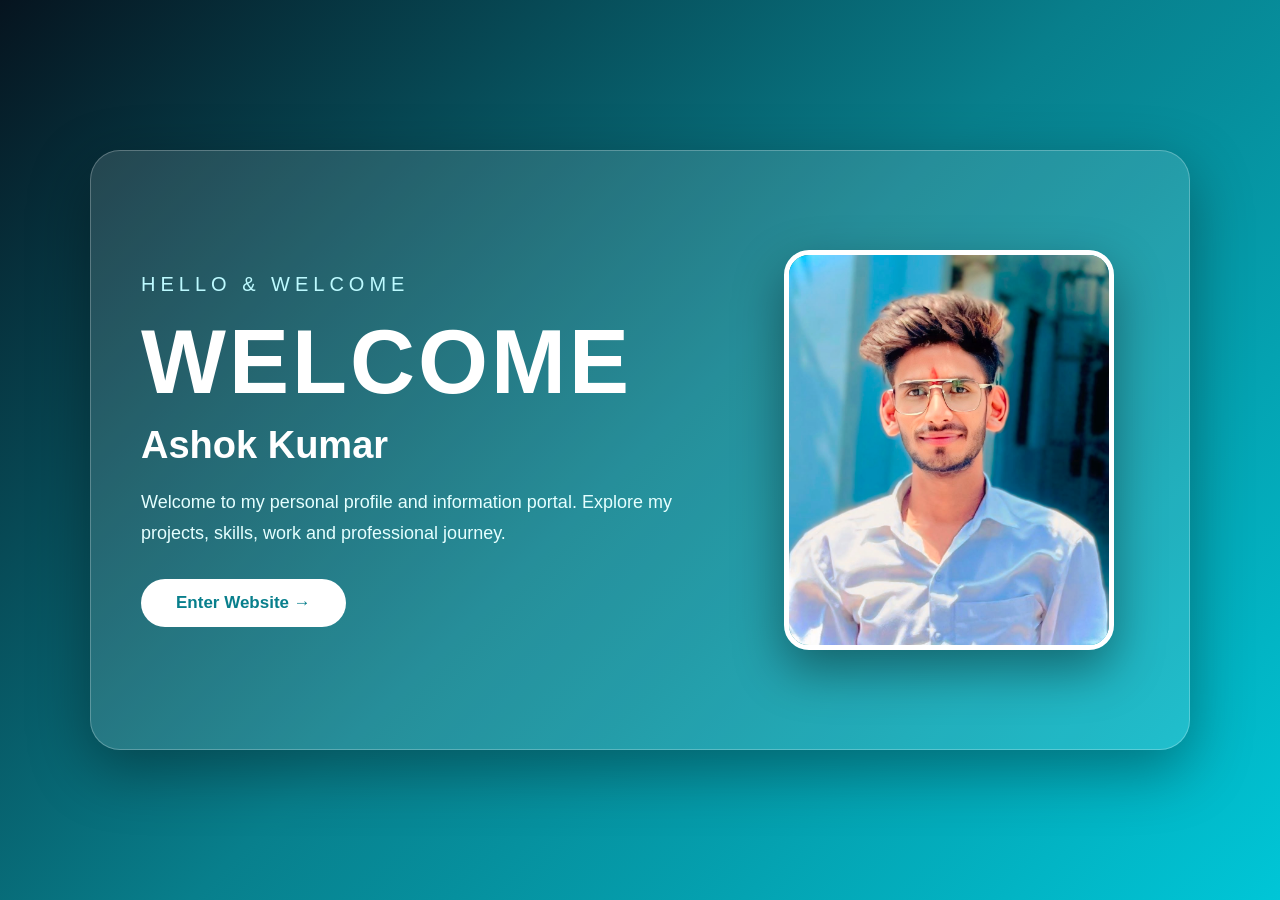
<file: index.html>
<!DOCTYPE html>
<html lang="en">

<head>

    <meta charset="UTF-8">

    <meta name="viewport" content="width=device-width, initial-scale=1.0">

    <title>Welcome Page</title>

    <style>

        * {
            margin: 0;
            padding: 0;
            box-sizing: border-box;
            font-family: Arial, sans-serif;
        }

        body {
            min-height: 100vh;

            display: flex;
            justify-content: center;
            align-items: center;

            background: linear-gradient(
                135deg,
                #06141f,
                #087f8c,
                #00c6d7
            );

            overflow: hidden;
        }

        .container {
            width: 90%;
            max-width: 1100px;
            min-height: 600px;

            display: flex;
            align-items: center;
            justify-content: space-between;

            padding: 50px;

            border-radius: 30px;

            background: rgba(255, 255, 255, 0.12);

            border: 1px solid rgba(255, 255, 255, 0.25);

            box-shadow: 0 20px 60px rgba(0, 0, 0, 0.35);
        }


        /* LEFT SIDE */

        .content {
            width: 55%;
            color: white;
        }

        .small-text {
            font-size: 20px;
            letter-spacing: 5px;
            margin-bottom: 15px;
            color: #bdfaff;
        }

        .welcome {
            font-size: 90px;
            font-weight: 800;
            letter-spacing: 3px;
            color: white;
        }

        .name {
            font-size: 38px;
            margin-top: 10px;
            font-weight: bold;
            color: white;
        }

        .description {
            margin-top: 20px;

            font-size: 18px;

            line-height: 1.7;

            color: #e5ffff;

            max-width: 550px;
        }


        /* BUTTON */

        .btn {
            display: inline-block;

            margin-top: 30px;

            padding: 14px 35px;

            border-radius: 30px;

            background: white;

            color: #087f8c;

            text-decoration: none;

            font-size: 17px;

            font-weight: bold;

            transition: 0.3s;
        }

        .btn:hover {
            transform: translateY(-4px);

            box-shadow: 0 10px 25px rgba(0, 0, 0, 0.3);
        }


        /* PHOTO */

        .photo-box {
            width: 38%;

            display: flex;

            justify-content: center;

            align-items: center;
        }

        .photo {
            width: 330px;

            height: 400px;

            object-fit: cover;

            border-radius: 25px;

            border: 5px solid white;

            box-shadow: 0 20px 50px rgba(0, 0, 0, 0.4);

            transition: 0.4s;
        }

        .photo:hover {
            transform: scale(1.04);
        }


        /* MOBILE */

        @media (max-width: 800px) {

            body {
                padding: 20px;
            }

            .container {
                flex-direction: column-reverse;

                text-align: center;

                padding: 35px 20px;

                min-height: auto;
            }

            .content {
                width: 100%;
            }

            .photo-box {
                width: 100%;

                margin-bottom: 30px;
            }

            .photo {
                width: 230px;

                height: 280px;
            }

            .welcome {
                font-size: 55px;
            }

            .name {
                font-size: 28px;
            }

            .description {
                font-size: 16px;
            }

        }

    </style>

</head>


<body>


    <div class="container">


        <!-- LEFT SIDE -->

        <div class="content">

            <div class="small-text">
                HELLO & WELCOME
            </div>


            <h1 class="welcome">
                WELCOME
            </h1>


            <h2 class="name">
                Ashok Kumar
            </h2>


            <p class="description">
                Welcome to my personal profile and information portal.
                Explore my projects, skills, work and professional journey.
            </p>


            <a href="home.html" class="btn">
                Enter Website →
            </a>

        </div>


        <!-- RIGHT SIDE PHOTO -->

        <div class="photo-box">

            <img
                src="pic/ashok kumar.jpeg"
                alt="Ashok Kumar"
                class="photo"
            >

        </div>


    </div>


</body>

</html>
</file>
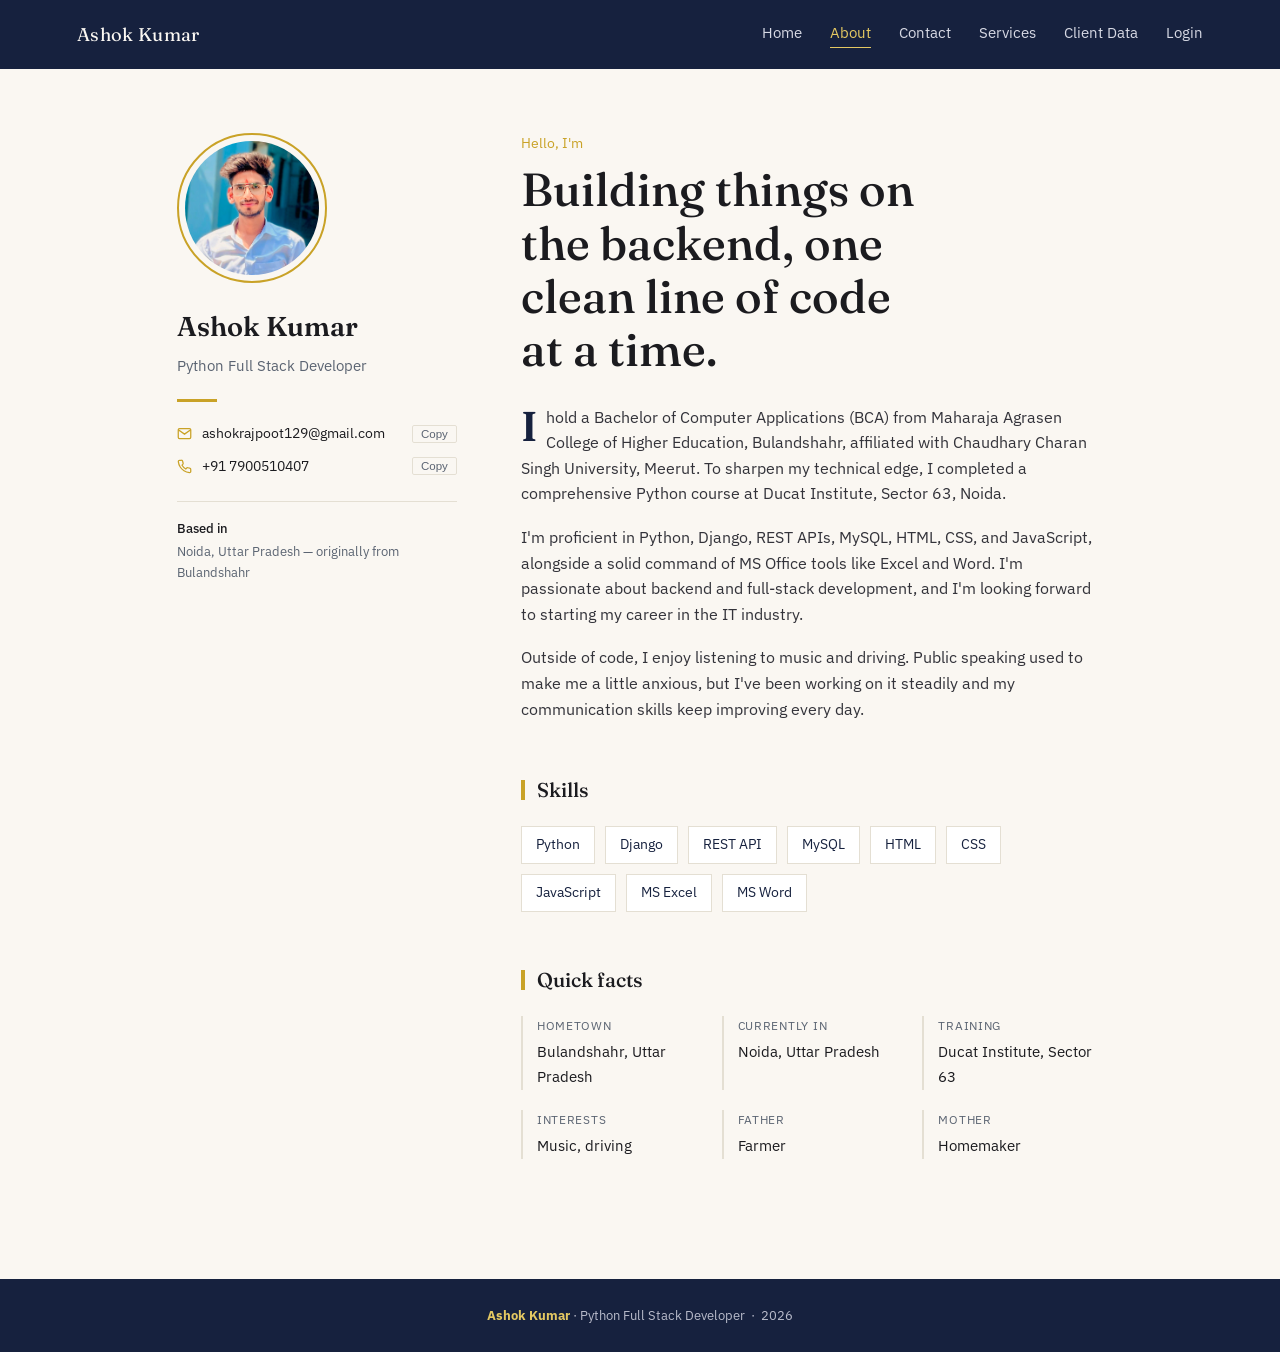
<file: about.html>
<!DOCTYPE html>
<html lang="en">
<head>
<meta charset="UTF-8">
<meta name="viewport" content="width=device-width, initial-scale=1.0">
<title>Ashok Kumar — Python Full Stack Developer</title>
<link rel="preconnect" href="https://fonts.googleapis.com">
<link rel="preconnect" href="https://fonts.gstatic.com" crossorigin>
<link href="https://fonts.googleapis.com/css2?family=Fraunces:opsz,wght@9..144,400;9..144,500;9..144,600&family=IBM+Plex+Sans:wght@400;500;600&display=swap" rel="stylesheet">
<style>
  :root{
    --ink:#1B1B1F;
    --navy:#16213E;
    --parchment:#FAF7F2;
    --panel:#101426;
    --gold:#C9A227;
    --gold-soft:#E4C862;
    --slate:#5B6472;
    --line:#E4DFD3;
    --radius:2px;
  }

  *{box-sizing:border-box;}
  html{scroll-behavior:smooth;}
  body{
    margin:0;
    background:var(--parchment);
    color:var(--ink);
    font-family:'IBM Plex Sans', -apple-system, sans-serif;
    line-height:1.6;
    -webkit-font-smoothing:antialiased;
  }
  ::selection{background:var(--gold-soft); color:var(--ink);}

  a{color:inherit; text-decoration:none;}
  img{max-width:100%; display:block;}

  /* ---------- Nav ---------- */
  .nav{
    display:flex;
    align-items:center;
    justify-content:space-between;
    padding:20px 6vw;
    background:var(--navy);
    color:var(--parchment);
    flex-wrap:wrap;
    gap:12px;
  }
  .nav-brand{
    font-family:'Fraunces', serif;
    font-size:1.15rem;
    letter-spacing:.02em;
  }
  .nav-links{
    display:flex;
    gap:28px;
    flex-wrap:wrap;
  }
  .nav-links a{
    font-size:.92rem;
    color:#D7D9E4;
    padding-bottom:3px;
    border-bottom:1px solid transparent;
    transition:border-color .2s ease, color .2s ease;
  }
  .nav-links a:hover, .nav-links a:focus-visible{
    color:var(--gold-soft);
    border-color:var(--gold-soft);
  }
  .nav-links a[aria-current="page"]{
    color:var(--gold-soft);
    border-color:var(--gold-soft);
  }

  /* ---------- Layout ---------- */
  .wrap{
    max-width:1080px;
    margin:0 auto;
    padding:64px 6vw 40px;
    display:grid;
    grid-template-columns:280px 1fr;
    gap:64px;
    align-items:start;
  }

  /* ---------- Sidebar / card ---------- */
  .card{
    position:sticky;
    top:32px;
  }
  .avatar-frame{
    width:150px;
    height:150px;
    border-radius:50%;
    border:2px solid var(--gold);
    padding:6px;
    margin-bottom:22px;
  }
  .avatar{
    width:100%;
    height:100%;
    border-radius:50%;
    object-fit:cover;
    background:var(--navy);
  }
  .avatar-fallback{
    width:100%;
    height:100%;
    border-radius:50%;
    background:var(--navy);
    color:var(--gold-soft);
    display:flex;
    align-items:center;
    justify-content:center;
    font-family:'Fraunces', serif;
    font-size:2.4rem;
  }

  .card h1{
    font-family:'Fraunces', serif;
    font-weight:600;
    font-size:1.7rem;
    margin:0 0 4px;
  }
  .role{
    color:var(--slate);
    font-size:.95rem;
    margin:0 0 22px;
  }

  .divider{
    width:40px;
    height:3px;
    background:var(--gold);
    margin:0 0 20px;
  }

  .contact-list{
    list-style:none;
    padding:0;
    margin:0 0 24px;
    display:flex;
    flex-direction:column;
    gap:10px;
  }
  .contact-list li{
    display:flex;
    align-items:center;
    gap:10px;
    font-size:.88rem;
  }
  .contact-list svg{flex:none; color:var(--gold);}
  .copy-btn{
    border:1px solid var(--line);
    background:transparent;
    color:var(--slate);
    font-size:.72rem;
    padding:2px 8px;
    border-radius:var(--radius);
    cursor:pointer;
    margin-left:auto;
    transition:background .15s ease, color .15s ease, border-color .15s ease;
  }
  .copy-btn:hover{border-color:var(--gold); color:var(--ink);}
  .copy-btn.copied{background:var(--gold); border-color:var(--gold); color:var(--navy);}

  .hometown{
    font-size:.82rem;
    color:var(--slate);
    border-top:1px solid var(--line);
    padding-top:16px;
  }
  .hometown strong{color:var(--ink); display:block; font-weight:500; margin-bottom:2px;}

  /* ---------- Main content ---------- */
  .intro-label{
    font-size:.85rem;
    color:var(--gold);
    margin:0 0 8px;
  }
  h2.headline{
    font-family:'Fraunces', serif;
    font-weight:500;
    font-size:clamp(2rem, 4vw, 2.9rem);
    line-height:1.15;
    margin:0 0 28px;
    max-width:14ch;
  }

  .bio{
    max-width:68ch;
  }
  .bio p{
    margin:0 0 18px;
    color:#33333A;
  }
  .bio p:first-of-type::first-letter{
    font-family:'Fraunces', serif;
    font-size:2.6rem;
    font-weight:600;
    float:left;
    line-height:.85;
    padding-right:8px;
    padding-top:4px;
    color:var(--navy);
  }

  section{margin-top:52px;}
  h3.section-title{
    font-family:'Fraunces', serif;
    font-weight:500;
    font-size:1.25rem;
    display:flex;
    align-items:center;
    gap:12px;
    margin:0 0 20px;
  }
  h3.section-title::before{
    content:"";
    width:4px;
    height:20px;
    background:var(--gold);
    display:inline-block;
  }

  .skills{
    display:flex;
    flex-wrap:wrap;
    gap:10px;
    padding:0;
    margin:0;
    list-style:none;
  }
  .skills li{
    font-size:.85rem;
    padding:7px 14px;
    border:1px solid var(--line);
    color:var(--navy);
    background:#fff;
  }

  .facts{
    display:grid;
    grid-template-columns:repeat(auto-fit, minmax(180px,1fr));
    gap:20px;
    padding:0;
    margin:0;
    list-style:none;
  }
  .facts li{
    border-left:2px solid var(--line);
    padding-left:14px;
  }
  .facts .label{
    display:block;
    font-size:.75rem;
    text-transform:uppercase;
    letter-spacing:.06em;
    color:var(--slate);
    margin-bottom:4px;
  }
  .facts .value{font-size:.95rem;}

  footer{
    margin-top:80px;
    padding:26px 6vw;
    background:var(--navy);
    color:#B9BCCB;
    text-align:center;
    font-size:.82rem;
  }
  footer strong{color:var(--gold-soft);}

  /* ---------- one orchestrated reveal ---------- */
  .reveal{
    opacity:0;
    transform:translateY(14px);
    animation:riseIn .7s ease forwards;
  }
  .reveal.d1{animation-delay:.05s;}
  .reveal.d2{animation-delay:.18s;}
  .reveal.d3{animation-delay:.30s;}
  @keyframes riseIn{
    to{opacity:1; transform:translateY(0);}
  }
  @media (prefers-reduced-motion: reduce){
    .reveal{animation:none; opacity:1; transform:none;}
    html{scroll-behavior:auto;}
  }

  @media (max-width:760px){
    .wrap{grid-template-columns:1fr; gap:40px; padding-top:44px;}
    .card{position:static;}
  }
</style>
</head>
<body>

<nav class="nav">
  <div class="nav-brand">Ashok Kumar</div>
  <div class="nav-links">
    <a href="home.html">Home</a>
    <a href="about.html" aria-current="page">About</a>
    <a href="contact.html">Contact</a>
    <a href="services.html">Services</a>
    <a href="client.html">Client Data</a>
    <a href="index.html">Login</a>
  </div>
</nav>

<div class="wrap">

  <aside class="card reveal d1">
    <div class="avatar-frame">
      <img class="avatar" id="profileImg" src="pic/ashok kumar.jpeg" alt="Ashok Kumar">
    </div>
    <h1>Ashok Kumar</h1>
    <p class="role">Python Full Stack Developer</p>
    <div class="divider"></div>

    <ul class="contact-list">
      <li>
        <svg width="15" height="15" viewBox="0 0 24 24" fill="none" stroke="currentColor" stroke-width="2"><path d="M4 4h16v16H4z" stroke="none"/><path d="M22 6l-10 7L2 6"/><rect x="2" y="4" width="20" height="16" rx="2"/></svg>
        <span id="emailText">ashokrajpoot129@gmail.com</span>
        <button class="copy-btn" data-copy="ashokrajpoot129@gmail.com">Copy</button>
      </li>
      <li>
        <svg width="15" height="15" viewBox="0 0 24 24" fill="none" stroke="currentColor" stroke-width="2"><path d="M22 16.92v3a2 2 0 0 1-2.18 2 19.79 19.79 0 0 1-8.63-3.07 19.5 19.5 0 0 1-6-6 19.79 19.79 0 0 1-3.07-8.67A2 2 0 0 1 4.11 2h3a2 2 0 0 1 2 1.72c.12.9.34 1.79.65 2.65a2 2 0 0 1-.45 2.11L8.09 9.91a16 16 0 0 0 6 6l1.43-1.42a2 2 0 0 1 2.11-.45c.86.31 1.75.53 2.65.65A2 2 0 0 1 22 16.92z"/></svg>
        <span>+91 7900510407</span>
        <button class="copy-btn" data-copy="+91 7900510407">Copy</button>
      </li>
    </ul>

    <div class="hometown">
      <strong>Based in</strong>
      Noida, Uttar Pradesh — originally from Bulandshahr
    </div>
  </aside>

  <main>
    <p class="intro-label reveal d1">Hello, I'm</p>
    <h2 class="headline reveal d2">Building things on the backend, one clean line of code at a time.</h2>

    <div class="bio reveal d3">
      <p>I hold a Bachelor of Computer Applications (BCA) from Maharaja Agrasen College of Higher Education, Bulandshahr, affiliated with Chaudhary Charan Singh University, Meerut. To sharpen my technical edge, I completed a comprehensive Python course at Ducat Institute, Sector 63, Noida.</p>
      <p>I'm proficient in Python, Django, REST APIs, MySQL, HTML, CSS, and JavaScript, alongside a solid command of MS Office tools like Excel and Word. I'm passionate about backend and full-stack development, and I'm looking forward to starting my career in the IT industry.</p>
      <p>Outside of code, I enjoy listening to music and driving. Public speaking used to make me a little anxious, but I've been working on it steadily and my communication skills keep improving every day.</p>
    </div>

    <section class="reveal d3">
      <h3 class="section-title">Skills</h3>
      <ul class="skills">
        <li>Python</li>
        <li>Django</li>
        <li>REST API</li>
        <li>MySQL</li>
        <li>HTML</li>
        <li>CSS</li>
        <li>JavaScript</li>
        <li>MS Excel</li>
        <li>MS Word</li>
      </ul>
    </section>

    <section class="reveal d3">
      <h3 class="section-title">Quick facts</h3>
      <ul class="facts">
        <li><span class="label">Hometown</span><span class="value">Bulandshahr, Uttar Pradesh</span></li>
        <li><span class="label">Currently in</span><span class="value">Noida, Uttar Pradesh</span></li>
        <li><span class="label">Training</span><span class="value">Ducat Institute, Sector 63</span></li>
        <li><span class="label">Interests</span><span class="value">Music, driving</span></li>
        <li><span class="label">Father</span><span class="value">Farmer</span></li>
        <li><span class="label">Mother</span><span class="value">Homemaker</span></li>
      </ul>
    </section>
  </main>
</div>

<footer>
  <strong>Ashok Kumar</strong> · Python Full Stack Developer &nbsp;·&nbsp; <span id="year"></span>
</footer>

<script>
  // Avatar fallback — if the local photo isn't found, show initials instead of a broken image
  (function(){
    var img = document.getElementById('profileImg');
    img.addEventListener('error', function(){
      var frame = img.parentElement;
      img.remove();
      var fallback = document.createElement('div');
      fallback.className = 'avatar-fallback';
      fallback.textContent = 'AK';
      frame.appendChild(fallback);
    }, { once: true });
  })();

  // Copy-to-clipboard for contact details
  document.querySelectorAll('.copy-btn').forEach(function(btn){
    btn.addEventListener('click', function(){
      var text = btn.getAttribute('data-copy');
      navigator.clipboard.writeText(text).then(function(){
        var original = btn.textContent;
        btn.textContent = 'Copied';
        btn.classList.add('copied');
        setTimeout(function(){
          btn.textContent = original;
          btn.classList.remove('copied');
        }, 1500);
      });
    });
  });

  // Footer year
  document.getElementById('year').textContent = new Date().getFullYear();
</script>
</body>
</html>
</file>
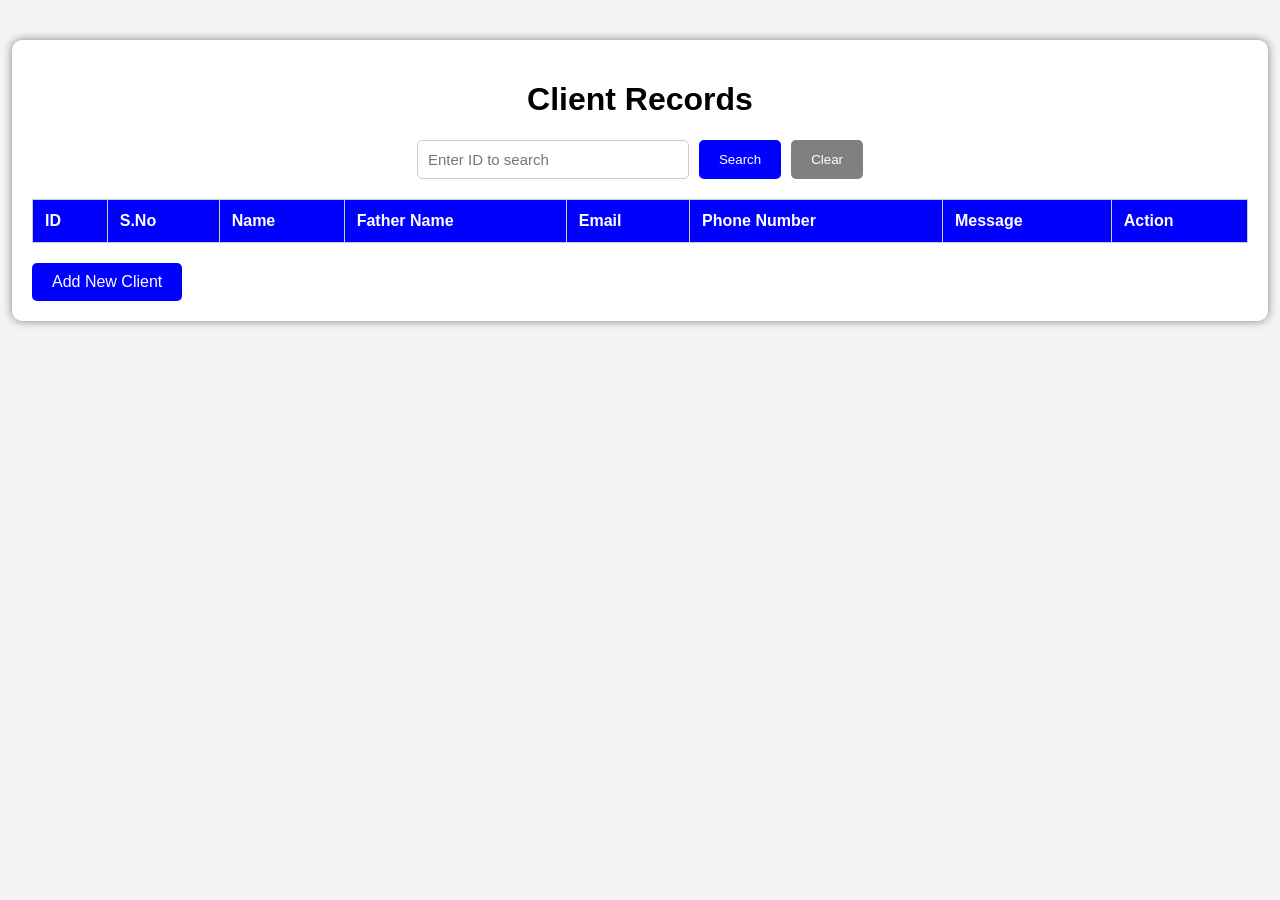
<file: client.html>
<!DOCTYPE html>
<html lang="en">

<head>

<meta charset="UTF-8">

<meta name="viewport"
      content="width=device-width, initial-scale=1.0">

<title>Client Records</title>

<style>

body{
    font-family:Arial,sans-serif;
    background-color:#f4f4f4;
    margin:0;
}

.container{
    width:95%;
    margin:40px auto;
    background:white;
    padding:20px;
    border-radius:10px;
    box-shadow:0px 0px 10px gray;
    overflow-x:auto;
}

h1{
    text-align:center;
}


/* SEARCH BOX */

.search-box{
    display:flex;
    justify-content:center;
    gap:10px;
    margin-top:20px;
}

.search-box input{
    width:250px;
    padding:10px;
    border:1px solid #ccc;
    border-radius:5px;
    font-size:15px;
}

.search-btn{
    padding:10px 20px;
    background-color:blue;
    color:white;
    border:none;
    border-radius:5px;
    cursor:pointer;
}

.search-btn:hover{
    background-color:darkblue;
}

.clear-btn{
    padding:10px 20px;
    background-color:gray;
    color:white;
    border:none;
    border-radius:5px;
    cursor:pointer;
}

.clear-btn:hover{
    background-color:#555;
}


table{
    width:100%;
    border-collapse:collapse;
    margin-top:20px;
}

th,td{
    border:1px solid #ccc;
    padding:12px;
    text-align:left;
}

th{
    background-color:blue;
    color:white;
}

tr:nth-child(even){
    background-color:#f2f2f2;
}


/* EDIT BUTTON */

.edit-btn{
    background-color:green;
    color:white;
    border:none;
    padding:7px 12px;
    border-radius:5px;
    cursor:pointer;
    margin-right:5px;
}

.edit-btn:hover{
    background-color:darkgreen;
}


/* DELETE BUTTON */

.delete-btn{
    background-color:red;
    color:white;
    border:none;
    padding:7px 12px;
    border-radius:5px;
    cursor:pointer;
}

.delete-btn:hover{
    background-color:darkred;
}


/* ADD NEW CLIENT */

.back-btn{
    display:inline-block;
    margin-top:20px;
    padding:10px 20px;
    background-color:blue;
    color:white;
    text-decoration:none;
    border-radius:5px;
}

</style>

</head>


<body>


<div class="container">


<h1>
    Client Records
</h1>


<!-- SEARCH BY ID -->

<div class="search-box">

    <input
        type="text"
        id="searchId"
        placeholder="Enter ID to search"
    >

    <button
        class="search-btn"
        onclick="searchById()">

        Search

    </button>


    <button
        class="clear-btn"
        onclick="clearSearch()">

        Clear

    </button>

</div>


<table>

<thead>

<tr>

    <th>ID</th>

    <th>S.No</th>

    <th>Name</th>

    <th>Father Name</th>

    <th>Email</th>

    <th>Phone Number</th>

    <th>Message</th>

    <th>Action</th>

</tr>

</thead>


<tbody id="clientTable">
</tbody>


</table>


<a href="contact.html"
   class="back-btn">

    Add New Client

</a>


</div>


<script>


/* DISPLAY CLIENTS */

function displayClients(){

    let clients =
        JSON.parse(
            localStorage.getItem("clients")
        ) || [];


    let table =
        document.getElementById(
            "clientTable"
        );


    table.innerHTML = "";


    clients.forEach(
        function(client,index){

            let row = `

                <tr>

                    <td>
                        ${client.id || ""}
                    </td>

                    <td>
                        ${index + 1}
                    </td>

                    <td>
                        ${client.name || ""}
                    </td>

                    <td>
                        ${client.fatherName || ""}
                    </td>

                    <td>
                        ${client.email || ""}
                    </td>

                    <td>
                        ${client.phone || ""}
                    </td>

                    <td>
                        ${client.message || ""}
                    </td>

                    <td>

                        <button
                            class="edit-btn"
                            onclick="editClient(${index})">

                            Edit

                        </button>


                        <button
                            class="delete-btn"
                            onclick="deleteClient(${index})">

                            Delete

                        </button>

                    </td>

                </tr>

            `;


            table.innerHTML += row;

        }
    );

}


/* SEARCH BY ID */

function searchById(){

    let searchId =
        document.getElementById("searchId").value.trim();


    if(searchId === ""){

        alert("Please enter ID");

        return;

    }


    let clients =
        JSON.parse(
            localStorage.getItem("clients")
        ) || [];


    let table =
        document.getElementById(
            "clientTable"
        );


    table.innerHTML = "";


    let found = false;


    clients.forEach(
        function(client,index){

            if(String(client.id) === String(searchId)){

                found = true;


                let row = `

                    <tr>

                        <td>
                            ${client.id || ""}
                        </td>

                        <td>
                            ${index + 1}
                        </td>

                        <td>
                            ${client.name || ""}
                        </td>

                        <td>
                            ${client.fatherName || ""}
                        </td>

                        <td>
                            ${client.email || ""}
                        </td>

                        <td>
                            ${client.phone || ""}
                        </td>

                        <td>
                            ${client.message || ""}
                        </td>

                        <td>

                            <button
                                class="edit-btn"
                                onclick="editClient(${index})">

                                Edit

                            </button>


                            <button
                                class="delete-btn"
                                onclick="deleteClient(${index})">

                                Delete

                            </button>

                        </td>

                    </tr>

                `;


                table.innerHTML += row;

            }

        }
    );


    if(!found){

        alert("No record found for ID: " + searchId);

        displayClients();

    }

}


/* CLEAR SEARCH */

function clearSearch(){

    document.getElementById("searchId").value = "";

    displayClients();

}


/* EDIT CLIENT */

function editClient(index){

    localStorage.setItem(
        "editIndex",
        index
    );


    window.location.href =
        "contact.html";

}


/* DELETE CLIENT */

function deleteClient(index){

    let clients =
        JSON.parse(
            localStorage.getItem("clients")
        ) || [];


    clients.splice(index,1);


    localStorage.setItem(
        "clients",
        JSON.stringify(clients)
    );


    displayClients();

}


/* PAGE LOAD */

displayClients();


</script>


</body>

</html>
</file>
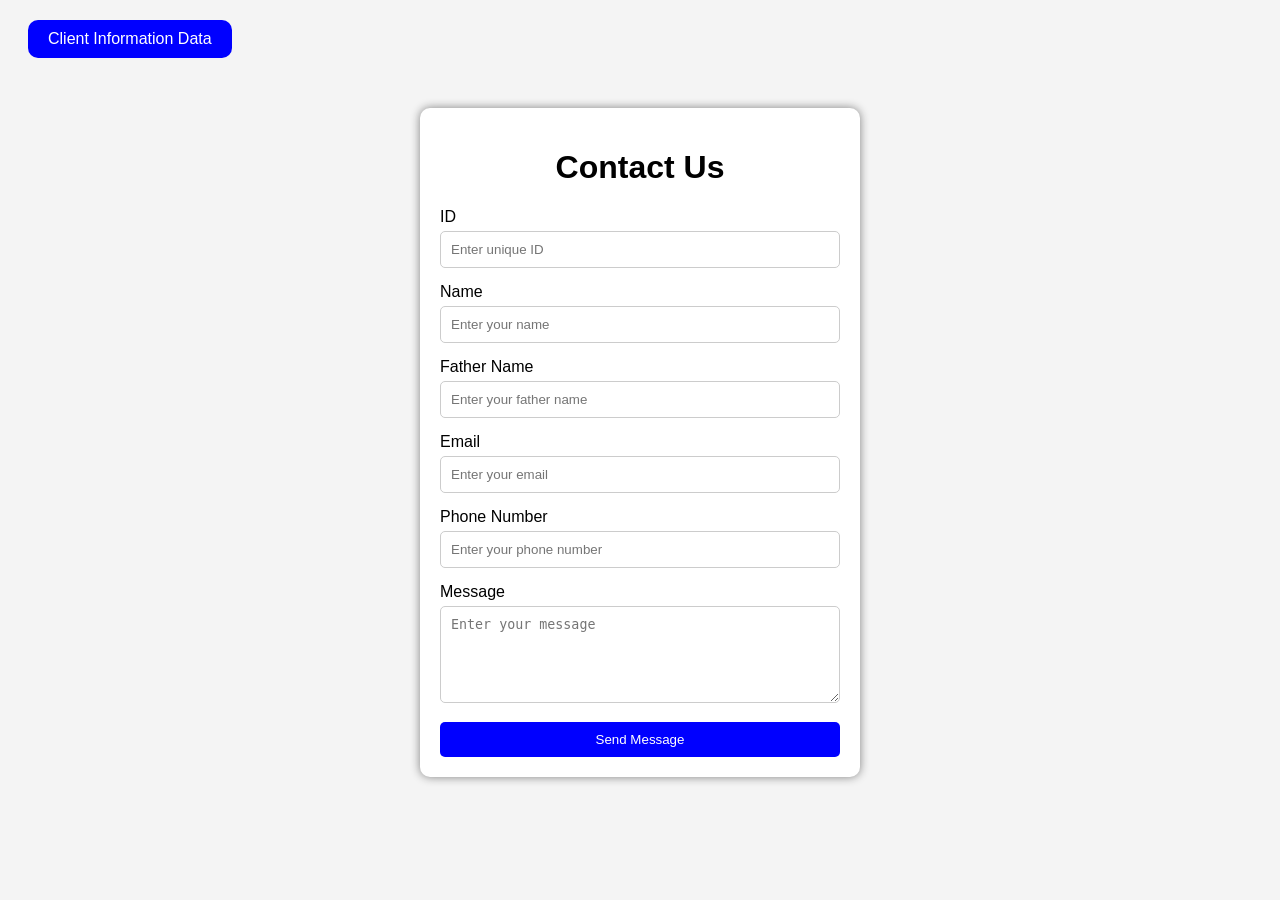
<file: contact.html>
<!DOCTYPE html>
<html>

<head>

    <title>Contact Us</title>

    <style>

        body{
            font-family: Arial, sans-serif;
            background-color: #f4f4f4;
        }

        .container{
            width: 400px;
            margin: 50px auto;
            background: white;
            padding: 20px;
            border-radius: 10px;
            box-shadow: 0px 0px 10px gray;
        }

        h1{
            text-align: center;
        }

        input, textarea{
            width: 100%;
            padding: 10px;
            margin-top: 5px;
            margin-bottom: 15px;
            border: 1px solid #ccc;
            border-radius: 5px;
            box-sizing: border-box;
        }

        button{
            width: 100%;
            padding: 10px;
            background-color: blue;
            color: white;
            border: none;
            border-radius: 5px;
            cursor: pointer;
        }

        button:hover{
            background-color: darkblue;
        }

        .link{
            margin:20px;
        }

        .link a{
            display: inline-block;
            padding: 10px 20px;
            color: white;
            background: blue;
            border-radius: 10px;
            text-decoration: none;
        }

        .link a:hover{
            background: darkblue;
        }

    </style>

</head>


<body>


<div class="link">

<a href="client.html">
    Client Information Data
</a>

</div>


<div class="container">

    <h1 id="formTitle">
        Contact Us
    </h1>


    <form id="contactForm">


        <!-- ID -->

        <label>ID</label>

        <input
            type="text"
            id="clientId"
            placeholder="Enter unique ID"
            required
        >


        <!-- Name -->

        <label>Name</label>

        <input
            type="text"
            id="name"
            placeholder="Enter your name"
            required
        >


        <!-- Father Name -->

        <label>Father Name</label>

        <input
            type="text"
            id="fatherName"
            placeholder="Enter your father name"
            required
        >


        <!-- Email -->

        <label>Email</label>

        <input
            type="email"
            id="email"
            placeholder="Enter your email"
            required
        >


        <!-- Phone Number -->

        <label>Phone Number</label>

        <input
            type="tel"
            id="phone"
            placeholder="Enter your phone number"
            maxlength="10"
            required
        >


        <!-- Message -->

        <label>Message</label>

        <textarea
            id="message"
            rows="5"
            placeholder="Enter your message"
            required
        ></textarea>


        <button type="submit" id="submitBtn">
            Send Message
        </button>


    </form>

</div>


<script>


/* Existing Clients */

let clients =
    JSON.parse(
        localStorage.getItem("clients")
    ) || [];


/* Check Edit Mode */

let editIndex =
    localStorage.getItem("editIndex");


/* EDIT MODE */

if(editIndex !== null){

    let client = clients[editIndex];


    if(client){

        document.getElementById("clientId").value =
            client.id || "";


        document.getElementById("name").value =
            client.name || "";


        document.getElementById("fatherName").value =
            client.fatherName || "";


        document.getElementById("email").value =
            client.email || "";


        document.getElementById("phone").value =
            client.phone || "";


        document.getElementById("message").value =
            client.message || "";


        document.getElementById("formTitle").innerText =
            "Edit Client";


        document.getElementById("submitBtn").innerText =
            "Update Client";

    }

}


/* FORM SUBMIT */

document.getElementById("contactForm").addEventListener(
    "submit",
    function(event){

        event.preventDefault();


        /* Get Data */

        let clientId =
            document.getElementById("clientId").value.trim();


        let name =
            document.getElementById("name").value.trim();


        let fatherName =
            document.getElementById("fatherName").value.trim();


        let email =
            document.getElementById("email").value.trim();


        let phone =
            document.getElementById("phone").value.trim();


        let message =
            document.getElementById("message").value.trim();


        /* CHECK DUPLICATE ID */

        let duplicateId = clients.some(
            function(client,index){

                return client.id === clientId &&
                       index != editIndex;

            }
        );


        /* IF DUPLICATE ID */

        if(duplicateId){

            alert(
                "This ID already exists. Please enter a unique ID."
            );

            return;

        }


        /* UPDATE EXISTING CLIENT */

        if(editIndex !== null){

            clients[editIndex] = {

                id: clientId,

                name: name,

                fatherName: fatherName,

                email: email,

                phone: phone,

                message: message

            };


            localStorage.setItem(
                "clients",
                JSON.stringify(clients)
            );


            /* Remove Edit Mode */

            localStorage.removeItem("editIndex");


            alert(
                "Client record updated successfully!"
            );

        }


        /* ADD NEW CLIENT */

        else{

            let client = {

                id: clientId,

                name: name,

                fatherName: fatherName,

                email: email,

                phone: phone,

                message: message

            };


            clients.push(client);


            localStorage.setItem(
                "clients",
                JSON.stringify(clients)
            );


            alert(
                "Client data saved successfully!"
            );

        }


        /* Go To Client Records */

        window.location.href =
            "client.html";

    }
);

</script>


</body>

</html>
</file>
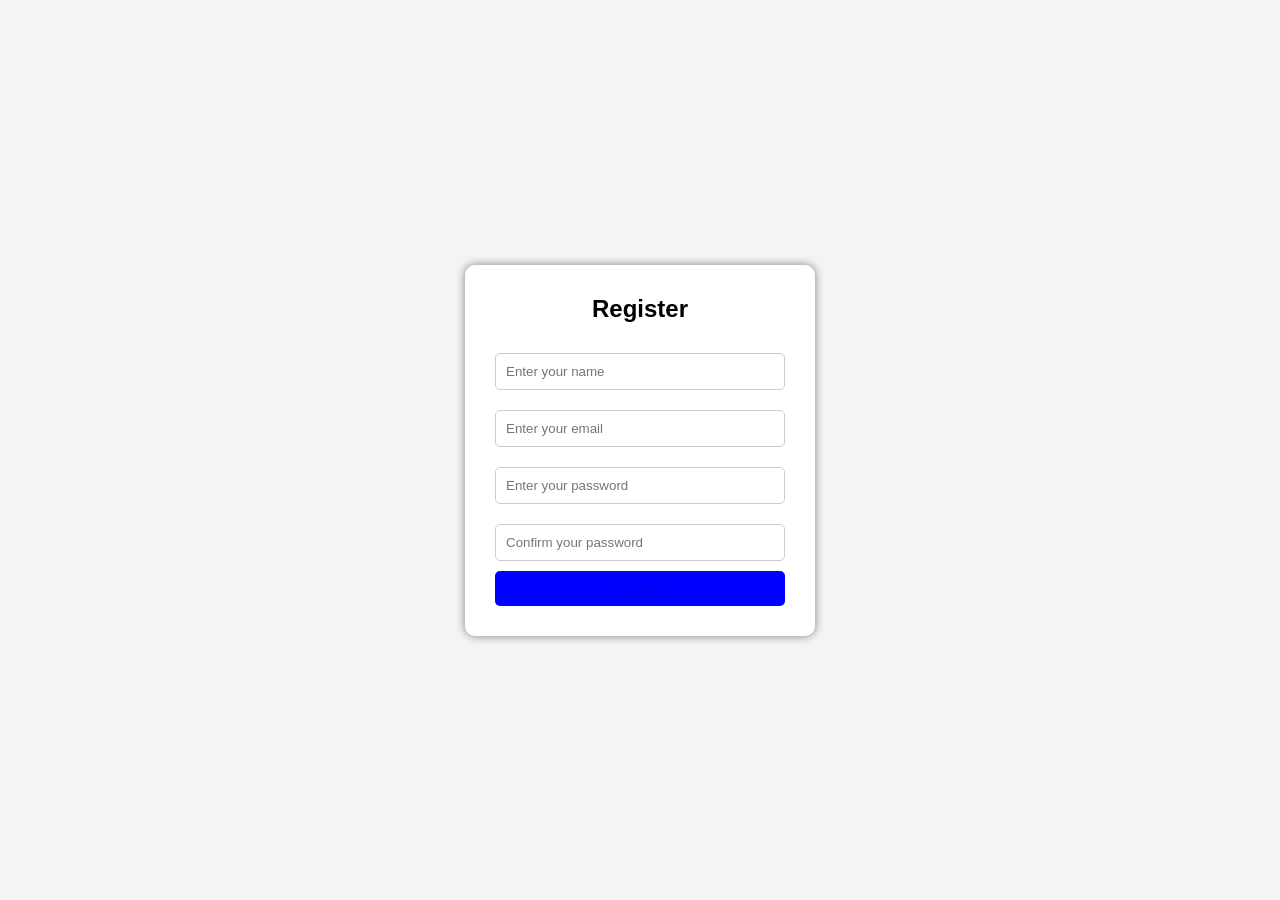
<file: register.html>
<!DOCTYPE html>
<html lang="en">
<head>
    <meta charset="UTF-8">
    <meta name="viewport" content="width=device-width, initial-scale=1.0">
    <title>Register form</title>
    <style>
        *{
            margin: 0;
            padding: 0;
            box-sizing: border-box;
            font-family: Arial, sans-serif;
        }

        body{
            background-color: #f4f4f4;
            display: flex;
            justify-content: center;
            align-items: center;
            height: 100vh;
        }

        div{ 
            background: white;
            padding: 30px;
            width: 350px;
            border-radius: 10px;
            box-shadow: 0 0 10px gray;
        }

        h2{
            text-align: center;
            margin-bottom: 20px;
        }

        input{
            width: 100%;
            padding: 10px;
            margin: 10px 0;
            border: 1px solid #ccc;
            border-radius: 5px;
        }

        button{
            width: 100%;
            padding: 10px;
            background: blue;
            color: white;
            border: none;
            border-radius: 5px;
            cursor: pointer;
        }

        button:hover{
            background: darkblue;
        }
    </style>
</head>
<body>
    <div>
        <h2>Register</h2>
        <form>
            <input type="text" placeholder="Enter your name" required>
            <input type="email" placeholder="Enter your email" required>
            <input type="password" placeholder="Enter your password" required>
            <input type="password" placeholder="Confirm your password" required>
            <button type="submit"> <a href="login.html">Register</a></button>
        </form>
    </div>
    <!-- <script>
document.querySelector("form").addEventListener("submit", function(e) {
    e.preventDefault();

    let name = document.querySelector('input[type="text"]').ashokkumar;
    let email = document.querySelector('input[type="email"]').ashokrajpoot12gmail.com;
    let passwords = document.querySelectorAll('input[type="password"]');

    let password = passwords[0].ashok123;
    let confirmPassword = passwords[1].ashok123;

    if (password !== confirmPassword) {
        alert("Password and Confirm Password do not match!");
        return;
    }

    localStorage.setItem("registeredName", name);
    localStorage.setItem("registeredEmail", email);
    localStorage.setItem("registeredPassword", password);

    alert("Registration successful!");

    window.location.href = "login.html";
});
</script> -->
</body>
</html>
</file>
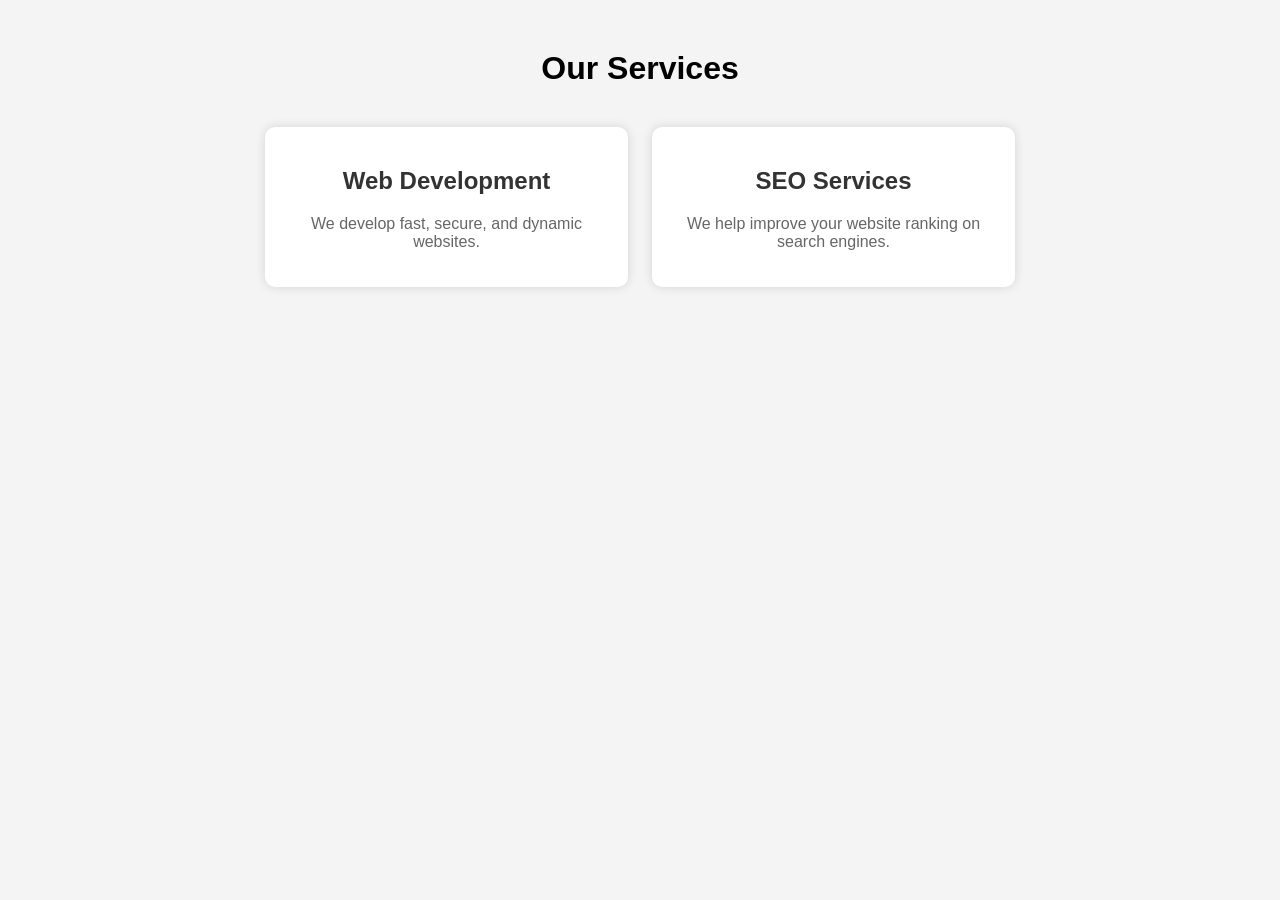
<file: services.html>
<!DOCTYPE html>
<html>
<head>
    <title>Services</title>

    <style>
        body{
            font-family: Arial, sans-serif;
            background-color: #f4f4f4;
            margin: 0;
            padding: 0;
        }

        .services{
            width: 90%;
            margin: 50px auto;
            text-align: center;
        }

        h1{
            margin-bottom: 30px;
        }

        .service-box{
            width: 28%;
            display: inline-block;
            background: white;
            padding: 20px;
            margin: 10px;
            border-radius: 10px;
            box-shadow: 0px 0px 10px lightgray;
        }

        .service-box h2{
            color: #333;
        }

        .service-box p{
            color: #666;
        }

        .service-box:hover{
            transform: scale(1.05);
            transition: 0.5s;
        }
    </style>
</head>

<body>

    <div class="services">
        <h1>Our Services</h1>

         

        <div class="service-box">
            <h2>Web Development</h2>
            <p>We develop fast, secure, and dynamic websites.</p>
        </div>

        <div class="service-box">
            <h2>SEO Services</h2>
            <p>We help improve your website ranking on search engines.</p>
        </div>

    </div>

</body>
</html>
</file>
